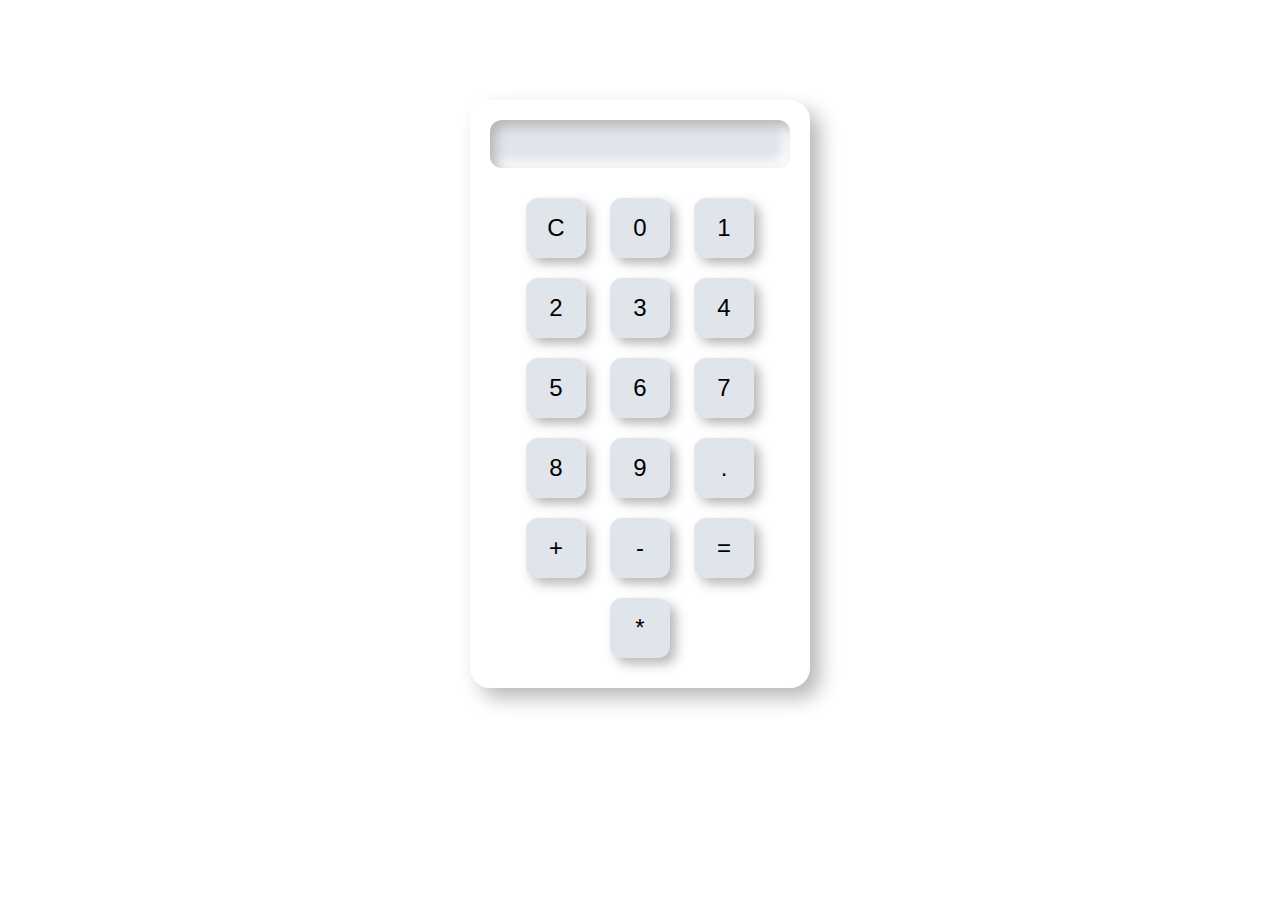
<file: Calculater/index.html>
<!DOCTYPE html>
<html lang="en">
<head>
    <meta charset="UTF-8">
    <meta name="viewport" content="width=device-width, initial-scale=1.0">
    <title>Calculator</title>
    <link rel="stylesheet" href="style.css">
</head>
<body>
    <div class="calculator">
        <input type="text" id="display" disabled>
        <div class="buttons">
            <button onclick="clearDisplay()">C</button>
            <button onclick="appendToDisplay('0')">0</button>
            <button onclick="appendToDisplay('1')">1</button>
            <button onclick="appendToDisplay('2')">2</button>
            <button onclick="appendToDisplay('3')">3</button>
            <button onclick="appendToDisplay('4')">4</button>
            <button onclick="appendToDisplay('5')">5</button>
            <button onclick="appendToDisplay('6')">6</button>
            <button onclick="appendToDisplay('7')">7</button>
            <button onclick="appendToDisplay('8')">8</button>
            <button onclick="appendToDisplay('9')">9</button>
            <button onclick="appendToDisplay('.')">.</button>
            <button onclick="appendToDisplay('+')">+</button>
            <button onclick="appendToDisplay('-')">-</button>
            <button onclick="calculate()">=</button>
            <button onclick="appendToDisplay('*')">*</button>
            

            

        </div>

    </div>
    <script src="main.js"></script>
</body>
</html>
</file>
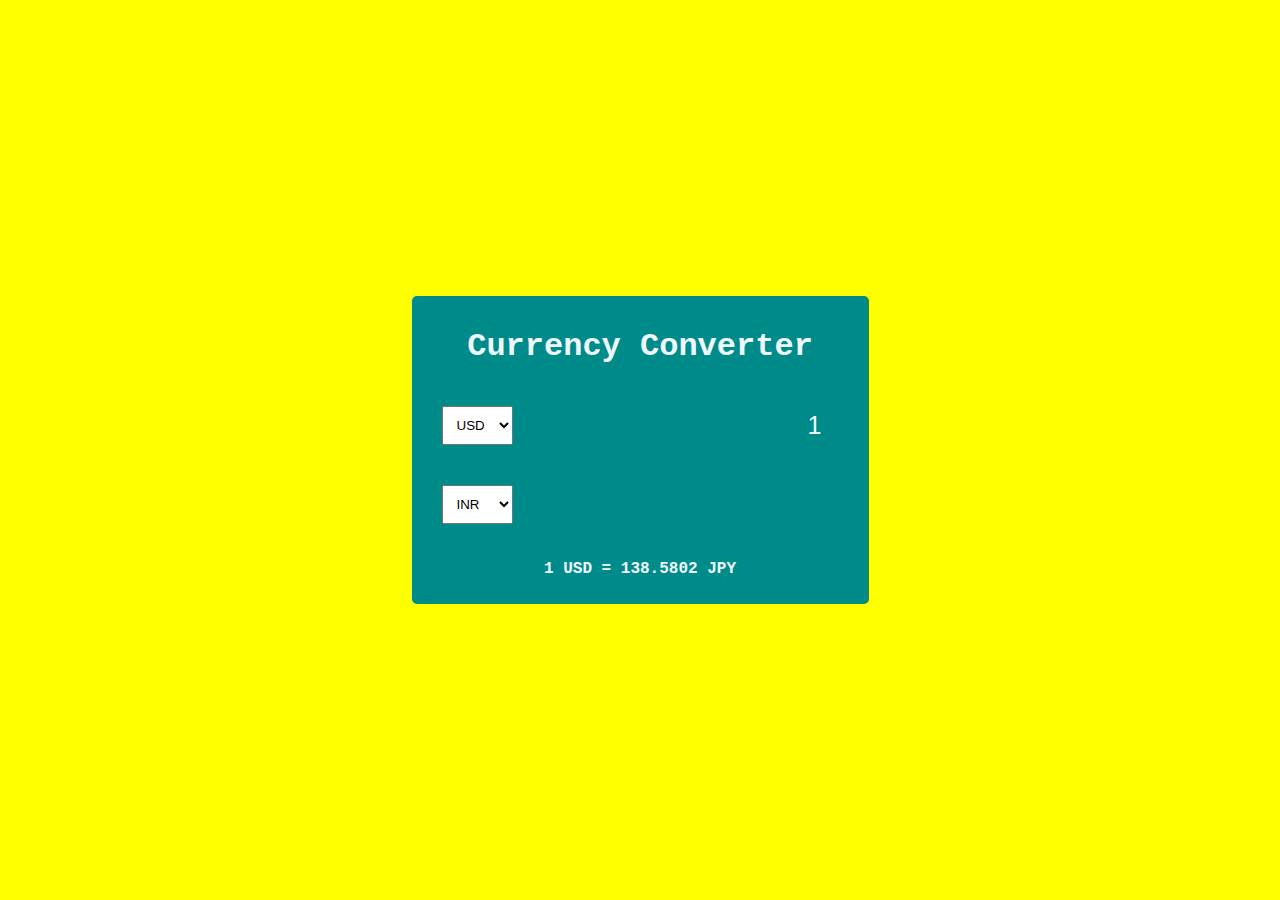
<file: currency-converter/index.html>
<!DOCTYPE html>
<html lang="en">
<head>
    <meta charset="UTF-8">
    <meta http-equiv="X-UA-Compatible" content="IE=edge">
    <meta name="viewport" content="width=device-width, initial-scale=1.0">
    <title>Currency Converter</title>
    <link rel="stylesheet" href="style.css">
</head>
<body>
    <div class="container">
        <h1>Currency Converter</h1>
        <div class="currency-container">
            <select id="currency-first">
                <option value="AUD">AUD</option>
                <option value="CAD">CAD</option>
                <option value="EUR">EUR</option>
                <option value="GBP">GBP</option>
                <option value="INR">INR</option>
                <option value="JPY">JPY</option>
                <option value="USD" selected>USD</option>
            </select>
            <input type="number" id="worth-first" value="1" min="0">
        </div>
        <div class="currency-container">
            <select id="currency-second">
                <option value="AUD">AUD</option>
                <option value="CAD">CAD</option>
                <option value="EUR">EUR</option>
                <option value="GBP">GBP</option>
                <option value="INR" selected>INR</option>
                <option value="JPY">JPY</option>
                <option value="USD">USD</option>
            </select>
            <input type="number" id="worth-second"  disabled>
        </div>
        <p class="exchange-rate" id="exchange-rate">1 USD = 138.5802 JPY</p>
    </div>
    <script src="index.js"></script>
</body>
</html>
</file>
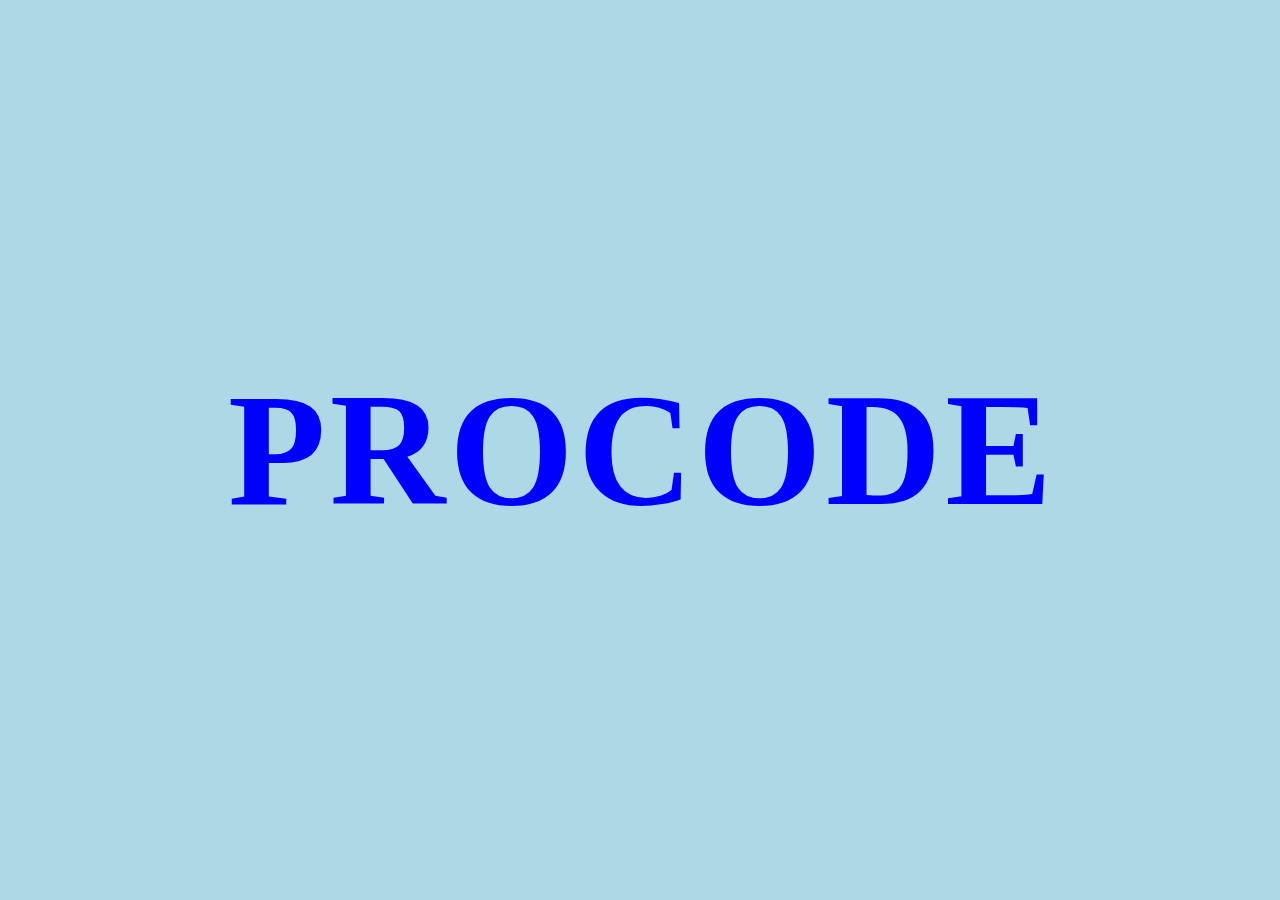
<file: Jumping Letter/index.html>
<!DOCTYPE html>
<html lang="en">

<head>
    <meta charset="UTF-8">
    <meta name="viewport" content="width=device-width, initial-scale=1.0">
    <title>Jumping letter</title>
    <link rel="stylesheet" href="style.css">
</head>

<body>
    <div class="container">
        <span>P</span>
        <span>R</span>
        <span>O</span>
        <span>C</span>
        <span>O</span>
        <span>D</span>
        <span>E</span>
    </div>
    <script src="main.js"></script>
</body>

</html>
</file>
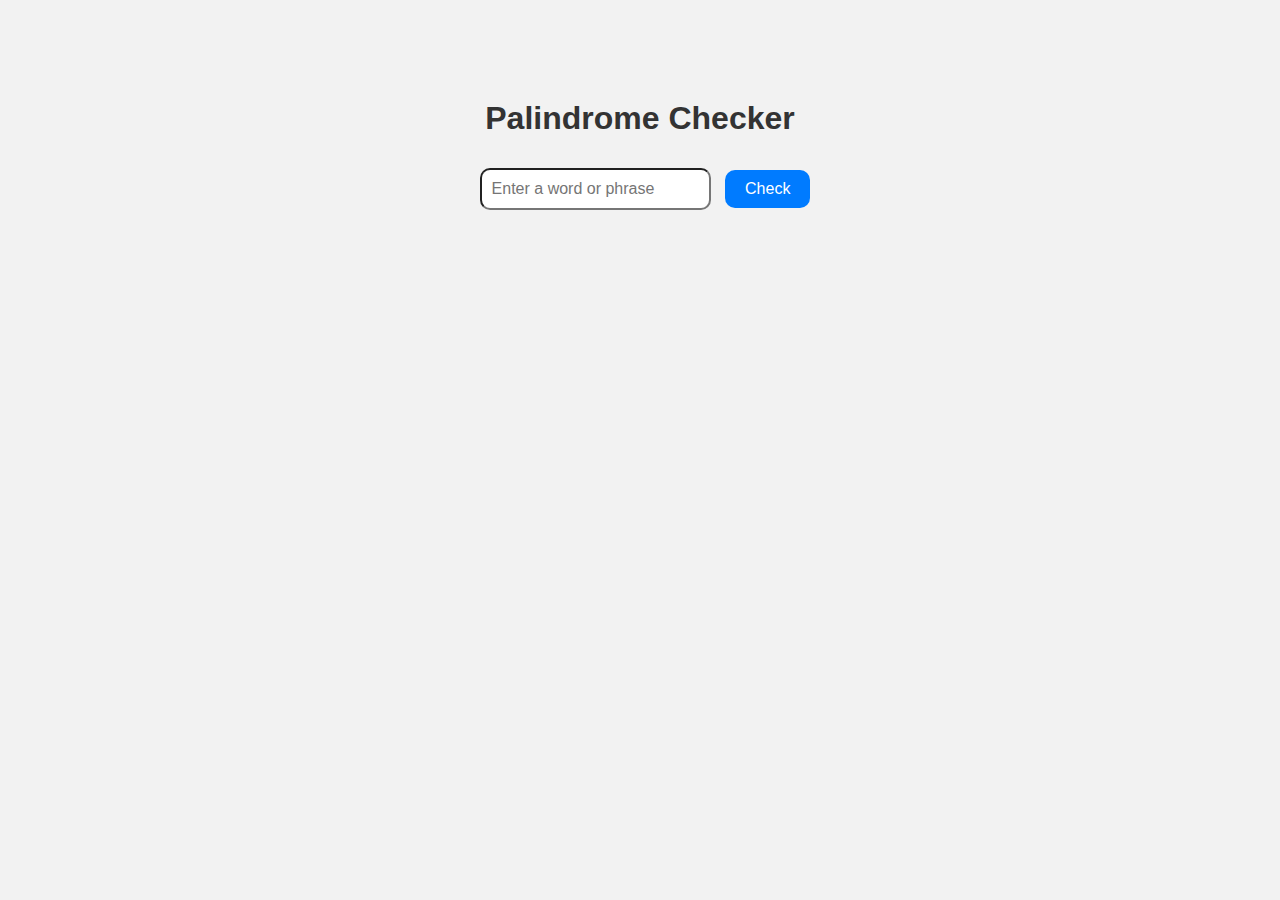
<file: palindrome/index.html>
<!DOCTYPE html>
<html lang="en">
<head>
    <meta charset="UTF-8">
    <meta name="viewport" content="width=device-width, initial-scale=1.0">
    <title>Palindrome</title>
    <link rel="stylesheet" href="style.css">
</head>
<body>
    <div class="container">
    <h1>Palindrome Checker</h1>
    <input type="text" id="inputText" placeholder="Enter a word or phrase">
    <button onclick="checkPalindrome()">Check</button>
    <p id="result"></p>
</div>
    <script src="main.js"></script>
</body>
</html>
</file>
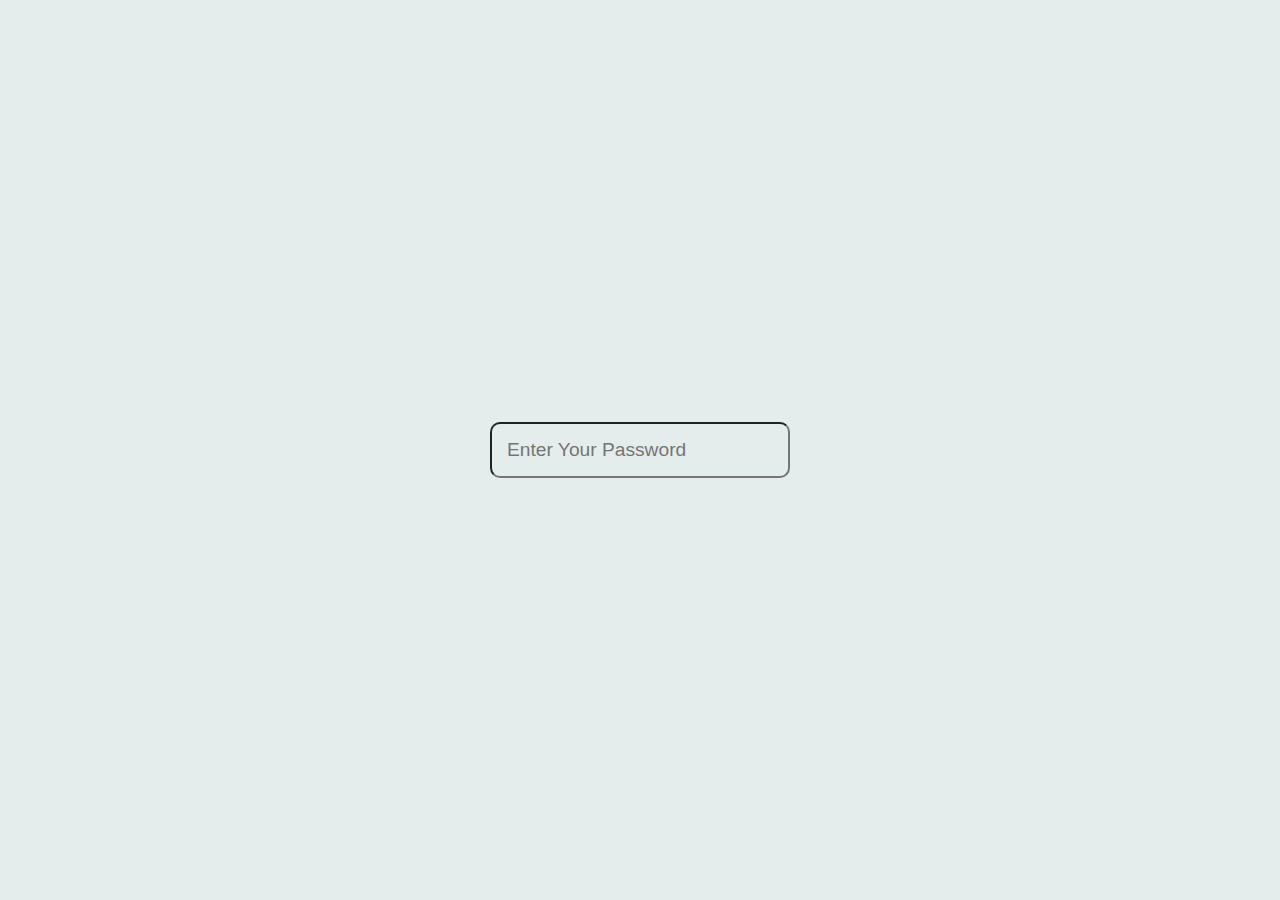
<file: Password-checker/index.html>
<!DOCTYPE html>
<html lang="en">

<head>
    <meta charset="UTF-8">
    <meta name="viewport" content="width=device-width, initial-scale=1.0">
    <title>Password Checker</title>
    <link rel="stylesheet" href="style.css">
</head>

<body>
    <div class="container">
        <div class="input">
            <input type="text" id="password" placeholder="Enter Your Password">
        </div>
        <div class="output">
            <span id="output">

            </span>

        </div>
    </div>
    <script src="main.js"></script>
</body>

</html>
</file>
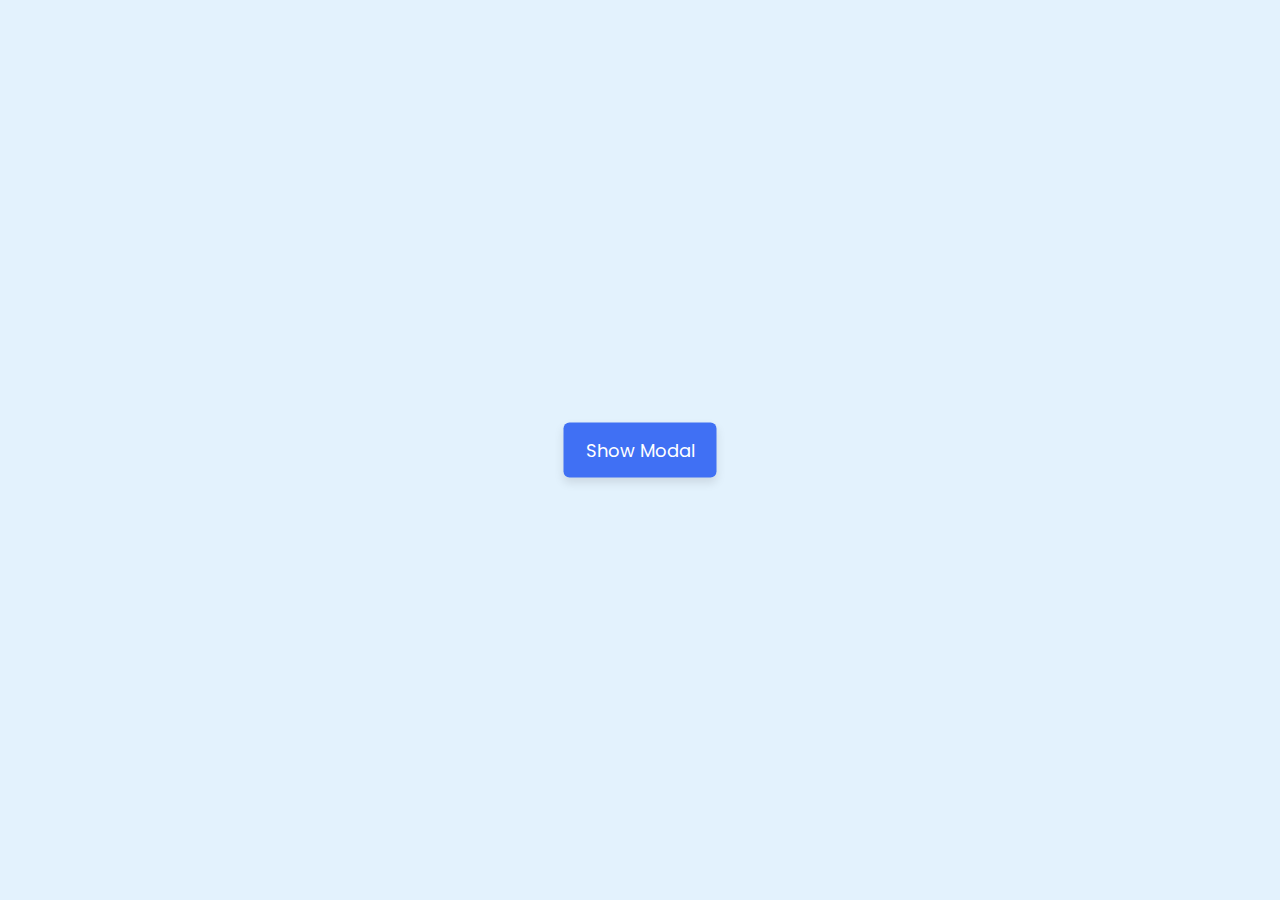
<file: popup box/index.html>
<!DOCTYPE html>
<!-- Coding By CodingNepal - codingnepalweb.com -->
<html lang="en">
  <head>
    <meta charset="UTF-8" />
    <meta http-equiv="X-UA-Compatible" content="IE=edge" />
    <meta name="viewport" content="width=device-width, initial-scale=1.0" />
    <title>Popup Modal Box</title>
    <!-- CSS -->
    <link rel="stylesheet" href="style.css" />
    <!-- Fontawesome CDN Link -->
    <link rel="stylesheet" href="https://cdnjs.cloudflare.com/ajax/libs/font-awesome/6.2.0/css/all.min.css"/>
  </head>
  <body>
    <section>
      <button class="show-modal">Show Modal</button>
      <span class="overlay"></span>

      <div class="modal-box">
        <i class="fa-regular fa-circle-check"></i>
        <h2>Completed</h2>
        <h3>You have sucessfully downloaded all the source code files.</h3>

        <div class="buttons">
          <button class="close-btn">Ok, Close</button>
          <button>Open File</button>
        </div>
      </div>
    </section>

    <script src="main.js">
      
    </script>
  </body>
</html>
</file>
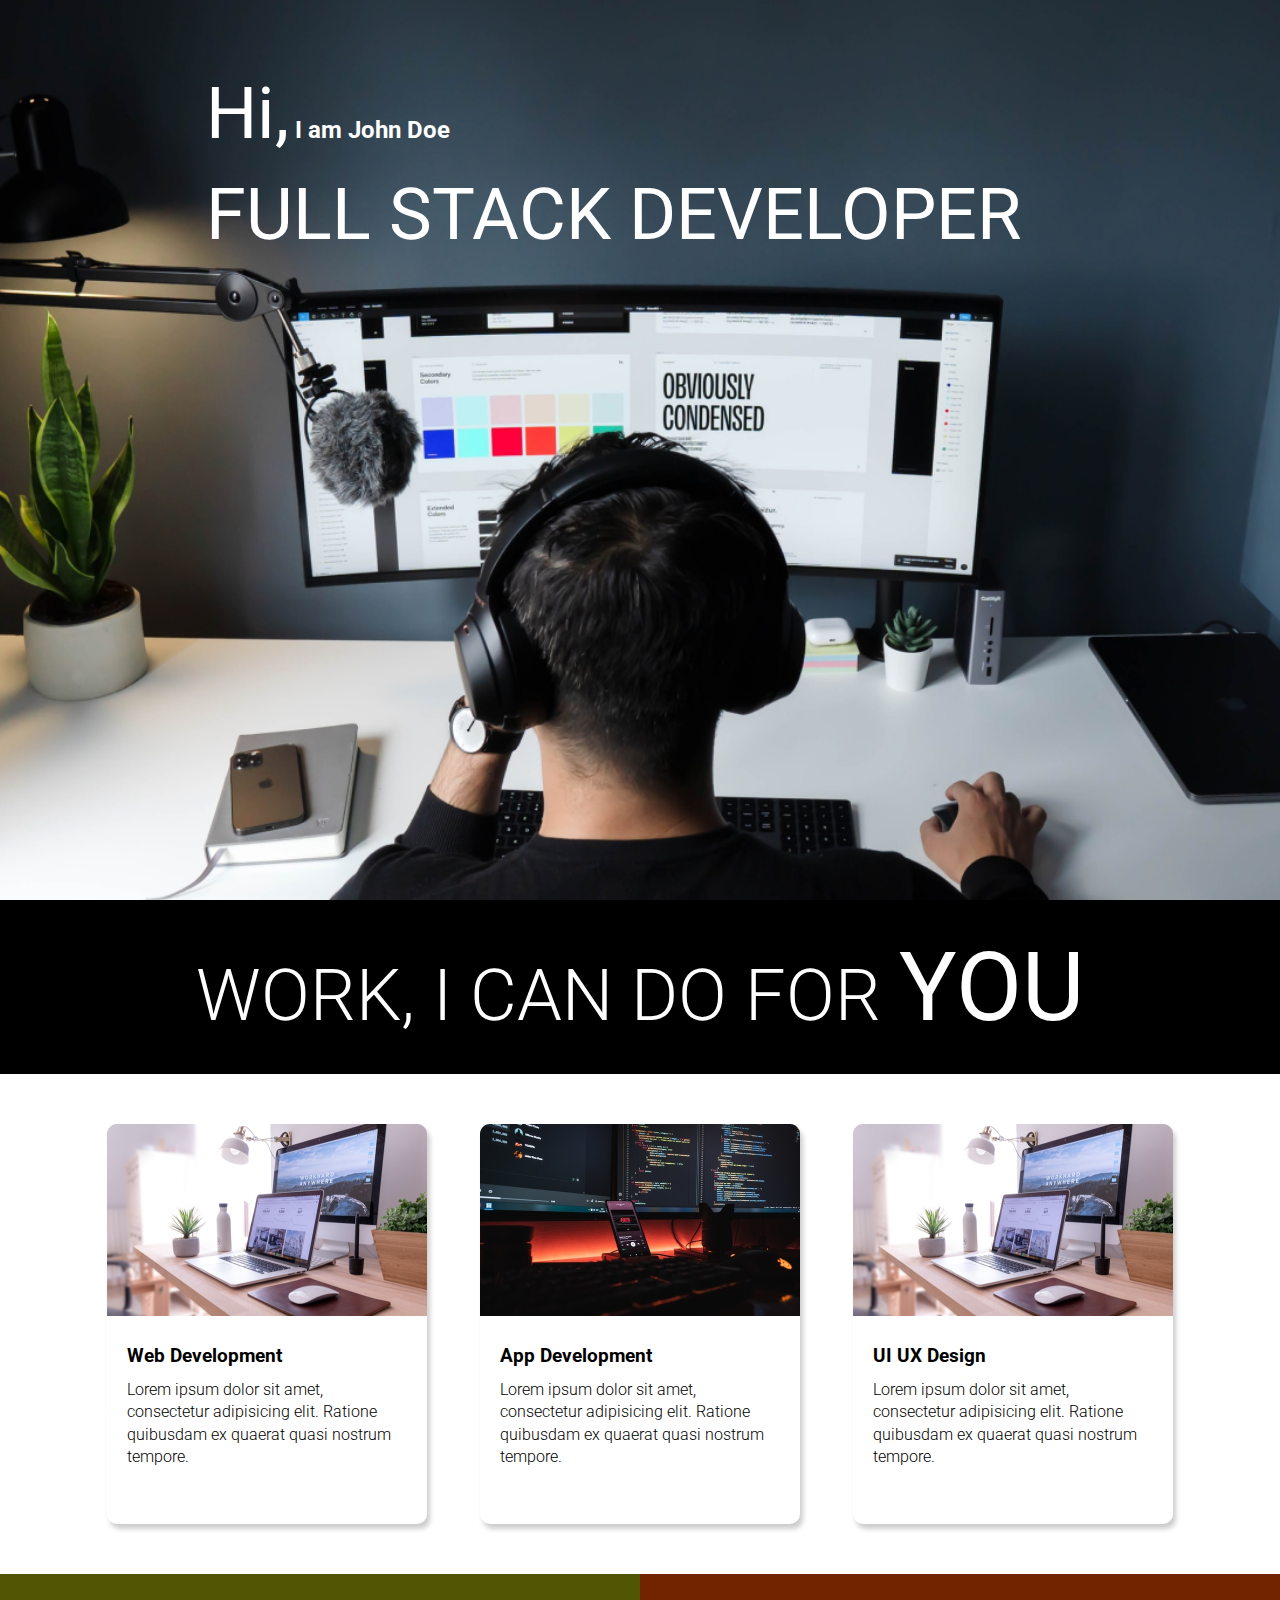
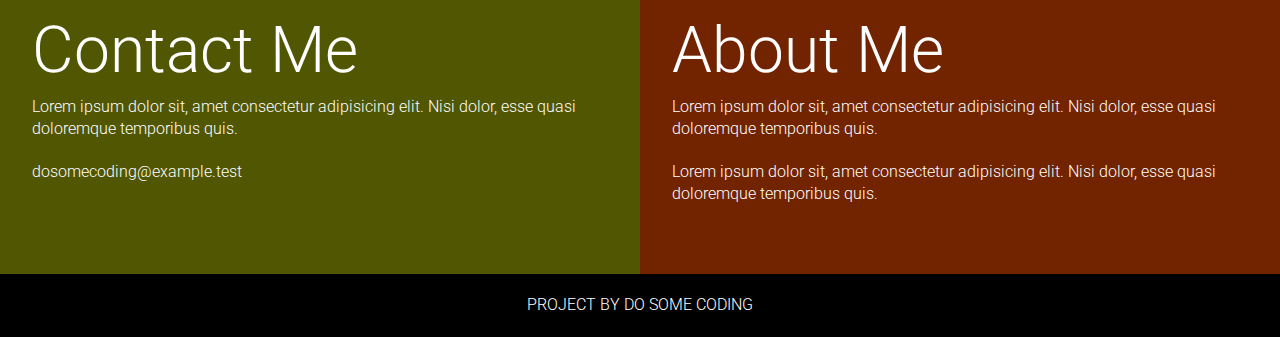
<file: Project 4/index.html>
<!DOCTYPE html>
<html lang="en">
  <head>
    <meta charset="UTF-8" />
    <meta http-equiv="X-UA-Compatible" content="IE=edge" />
    <meta name="viewport" content="width=device-width, initial-scale=1.0" />
    <title>Developer | Landing Page</title>
    <link rel="stylesheet" href="style.css" />
  </head>
  <body>
    <section class="hero_section">
      <div class="text_container">
        <h2><span class="lg_text">Hi,</span> I am John Doe</h2>
        <h1 class="lg_text">FULL STACK DEVELOPER</h1>
      </div>
    </section>
    <section class="black_box">
      <h2>WORK, I CAN DO FOR <span>YOU</span></h2>
    </section>
    <section class="work">
      <div class="grid_item">
        <div class="card">
          <div class="image_container">
            <img src="images/web.png" alt="web development" />
          </div>
          <div class="card_content">
            <h3>Web Development</h3>
            <p>
              Lorem ipsum dolor sit amet, consectetur adipisicing elit. Ratione
              quibusdam ex quaerat quasi nostrum tempore.
            </p>
          </div>
        </div>
      </div>
      <div class="grid_item">
        <div class="card">
          <div class="image_container">
            <img src="images/mobile.png" alt="app development" />
          </div>
          <div class="card_content">
            <h3>App Development</h3>
            <p>
              Lorem ipsum dolor sit amet, consectetur adipisicing elit. Ratione
              quibusdam ex quaerat quasi nostrum tempore.
            </p>
          </div>
        </div>
      </div>
      <div class="grid_item">
        <div class="card">
          <div class="image_container">
            <img src="images/web.png" alt="web development" />
          </div>
          <div class="card_content">
            <h3>UI UX Design</h3>
            <p>
              Lorem ipsum dolor sit amet, consectetur adipisicing elit. Ratione
              quibusdam ex quaerat quasi nostrum tempore.
            </p>
          </div>
        </div>
      </div>
    </section>
    <section class="bottom_section">
      <div class="contact">
        <h2>Contact Me</h2>
        <p>
          Lorem ipsum dolor sit, amet consectetur adipisicing elit. Nisi dolor,
          esse quasi doloremque temporibus quis.
        </p>
        <p>dosomecoding@example.test</p>
      </div>
      <div class="about">
        <h2>About Me</h2>

        <p>
          Lorem ipsum dolor sit, amet consectetur adipisicing elit. Nisi dolor,
          esse quasi doloremque temporibus quis.
        </p>
        <p>
          Lorem ipsum dolor sit, amet consectetur adipisicing elit. Nisi dolor,
          esse quasi doloremque temporibus quis.
        </p>
      </div>
    </section>
    <footer>Project By do some coding</footer>
  </body>
</html>
</file>
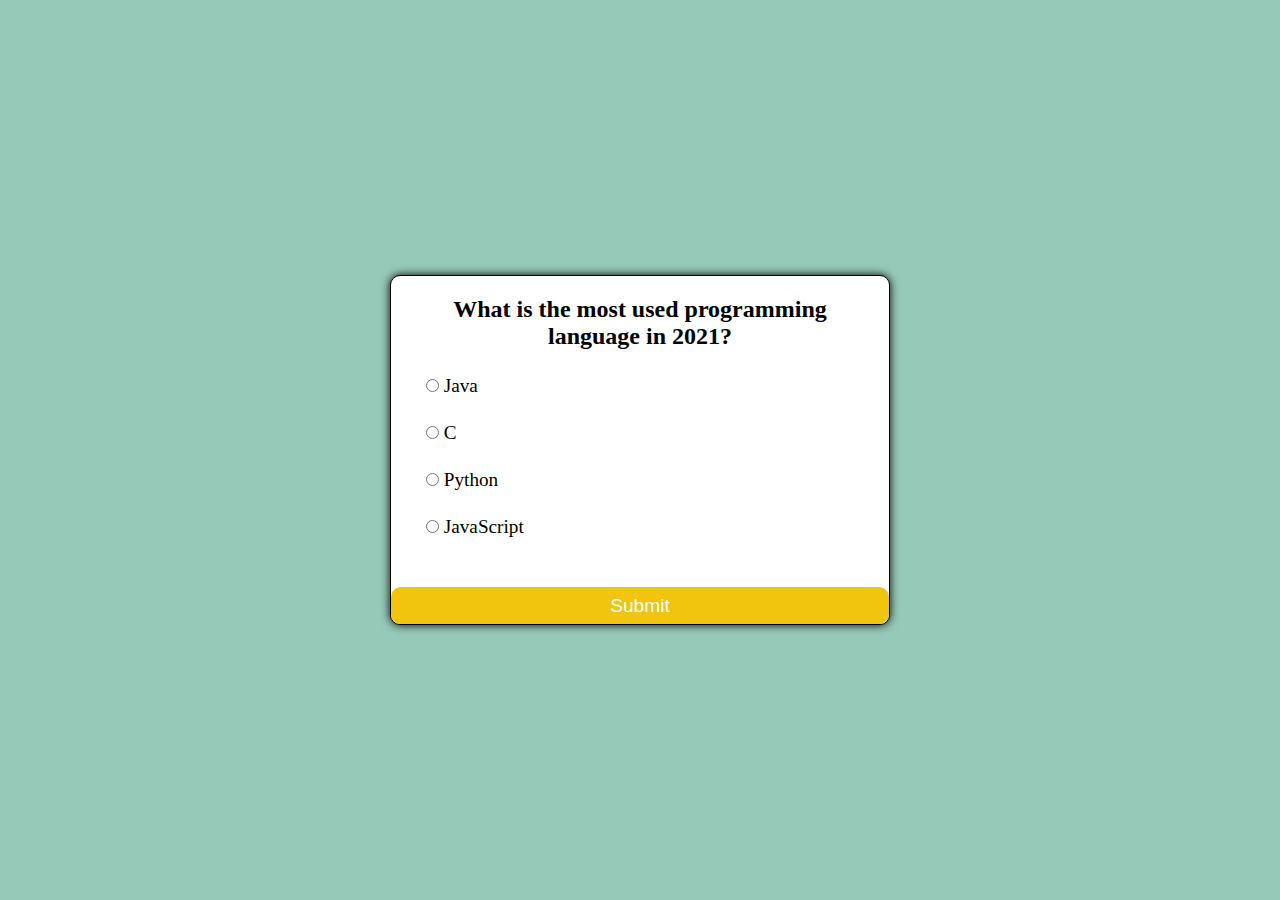
<file: Quiz App/index.html>
<!DOCTYPE html>
<html lang="en">

<head>
    <meta charset="UTF-8">
    <meta name="viewport" content="width=device-width, initial-scale=1.0">
    <title>Quiz App</title>
    <link rel="stylesheet" href="style.css">
</head>

<body>
    <div class="quiz-container">
        <h2 id="quiz-question">Question tag</h2>
        <ul>
            <li>
                <input type="radio" class="answer" id="option-a" name="quiz-option">
                <label for="option-a" id="text_option_a">Option a</label>
            </li>
            <li>
                <input type="radio" class="answer" id="option-b" name="quiz-option">
                <label for="option-b" id="text_option_b">Option b</label>
            </li>
            <li>
                <input type="radio" class="answer" id="option-c" name="quiz-option">
                <label for="option-c" id="text_option_c">Option c</label>
            </li>
            <li>
                <input type="radio" class="answer" id="option-d" name="quiz-option">
                <label for="option-d" id="text_option_d">Option d</label>
            </li>
        </ul>
        <button id="submit">Submit</button>
    </div>
    <script src="main.js"></script>
</body>

</html>
</file>
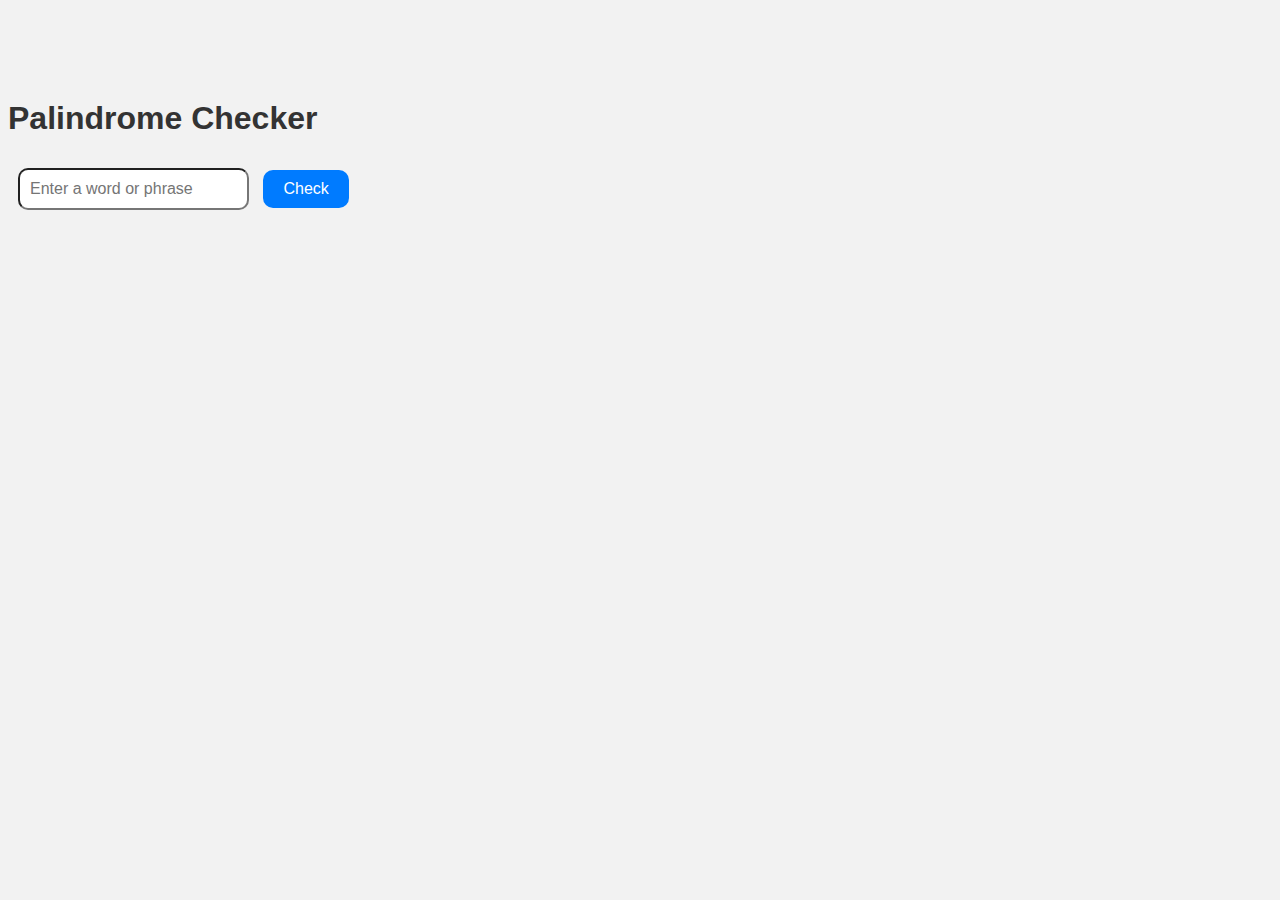
<file: Calculater/palindrome_checker/index.html>
<!DOCTYPE html>
<html lang="en">
<head>
    <meta charset="UTF-8">
    <meta name="viewport" content="width=device-width, initial-scale=1.0">
    <title>Palindrome</title>
    <link rel="stylesheet" href="style.css">
</head>
<body>
    <div class="container">
        <h1>Palindrome Checker</h1>
        <input type="text" id="inputText" placeholder="Enter a word or phrase">
        <button onclick="CheckPalindrome()">Check</button>
        <p id="Result"></p>
    </div>
    <script src="main.js"></script>
</body>
</html>
</file>
<file: Calculater/style.css>
.calculator{
    width: 300px;
    margin: 100px auto;
    text-align: center;
    background-color: white;
    border-radius: 20px;
    padding: 20px;
    box-shadow: 10px 10px 20px #b8b8b8,-10px -10px 20px #ffffff;
    
    
}

input[type="text"] {
    width: calc(100% - 20px);
    padding: 10px;
    margin-bottom: 20px;
    font-size: 24px;
    border: none;
    background-color: #e0e5ec;
    box-shadow: inset 6px 6px 12px #b8b8b8, inset -6px -6px 12px #ffffff;
    border-radius: 12px;
}

.buttons button {
    width: 60px;
    height: 60px;
    margin: 10px;
    font-size: 24px;
    border: none;
    background-color: #e0e5ec;
    box-shadow: 6px 6px 12px #b8b8b8, -6px -6px 12px #ffffff;
    border-radius: 12px;
    cursor: pointer;
}

.buttons button:active {
    box-shadow: inset 4px 4px 8px #b8b8b8, inset -4px -4px 8px #ffffff;
}

.buttons button:hover {
    background-color: #d5dbe3;
}
</file>
<file: currency-converter/style.css>
body{
    background-color: yellow;
    display: flex;
    height: 100vh;
    justify-content: center;
    align-items: center;
    font-family: 'Courier New', Courier, monospace;
    margin: 0;
    padding: 0;
}

.container{
    background-color: darkcyan;
    color: aliceblue;
    padding: 10px;
    border-radius: 5px;
    text-align: center;
}


.currency-container{
    padding: 20px;
    display: flex;
    justify-content: space-between;
}

.currency-container select{
    padding: 10px;
}

.currency-container input{
    border: 0;
    background: transparent;
    font-size: 25px;
    text-align: right;
    color: aliceblue;
}

.exchange-rate{
    font-size: 16px;
    font-weight: 600;
}

select:focus,
input:focus{
    outline: 0;
}
</file>
<file: Jumping Letter/style.css>
* {
  padding: 0;
  margin: 0;
  box-sizing: border-box;
}

body {
  display: flex;
  background-color: lightblue;
  justify-content: center;
  align-items: center;
  height: 100vh;
}

.container {
  cursor: pointer;
}

span {
  font-size: 10rem;
  color: blue;
  font-weight: bolder;
  line-height: 1;
  display: inline-block;
}

span.active {
  animation: jump 2s ease-in-out;
}

@keyframes jump {
  0% {
    transform: translateY(0, 0) rotate(180deg);
  }
  100% {
    transform: scale(2.5) translate(0, -150px);
  }
}
</file>
<file: palindrome/style.css>
body {
    font-family: Arial, sans-serif;
    background-color: #f2f2f2;
}

.container {
    text-align: center;
    margin-top: 100px;
}

h1 {
    color: #333;
}

input[type="text"] {
    padding: 10px;
    font-size: 16px;
    margin: 10px;
    border-radius: 10px;
}

button {
    padding: 10px 20px;
    font-size: 16px;
    background-color: #007bff;
    color: white;
    border: none;
    border-radius: 10px;
    cursor: pointer;
}

button:hover {
    background-color: #0056b3;
}

#result {
    margin-top: 20px;
    font-size: 18px;
}
</file>
<file: Password-checker/style.css>
* {
  padding: 0;
  margin: 0;
  box-sizing: border-box;
}

body {
  background-color: rgb(228, 237, 236);
  align-items: center;
  justify-content: center;
  display: flex;
  height: 100vh;
}

#password {
  width: 300px;
  padding: 15px;
  font-size: 1.2rem;
  background-color: rgb(228, 237, 236);
  border-radius: 10px;
}

#password:focus {
  outline: none;
}
</file>
<file: popup box/style.css>
/* Google Fonts - Poppins */
@import url("https://fonts.googleapis.com/css2?family=Poppins:wght@300;400;500;600&display=swap");

* {
  margin: 0;
  padding: 0;
  box-sizing: border-box;
  font-family: "Poppins", sans-serif;
}
section {
  position: fixed;
  height: 100%;
  width: 100%;
  background: #e3f2fd;
}
button {
  font-size: 18px;
  font-weight: 400;
  color: #fff;
  padding: 14px 22px;
  border: none;
  background: #4070f4;
  border-radius: 6px;
  cursor: pointer;
}
button:hover {
  background-color: #265df2;
}
button.show-modal,
.modal-box {
  position: fixed;
  left: 50%;
  top: 50%;
  transform: translate(-50%, -50%);
  box-shadow: 0 5px 10px rgba(0, 0, 0, 0.1);
}
section.active .show-modal {
  display: none;
}
.overlay {
  position: fixed;
  height: 100%;
  width: 100%;
  background: rgba(0, 0, 0, 0.3);
  opacity: 0;
  pointer-events: none;
}
section.active .overlay {
  opacity: 1;
  pointer-events: auto;
}
.modal-box {
  display: flex;
  flex-direction: column;
  align-items: center;
  max-width: 380px;
  width: 100%;
  padding: 30px 20px;
  border-radius: 24px;
  background-color: #fff;
  opacity: 0;
  pointer-events: none;
  transition: all 0.3s ease;
  transform: translate(-50%, -50%) scale(1.2);
}
section.active .modal-box {
  opacity: 1;
  pointer-events: auto;
  transform: translate(-50%, -50%) scale(1);
}
.modal-box i {
  font-size: 70px;
  color: #4070f4;
}
.modal-box h2 {
  margin-top: 20px;
  font-size: 25px;
  font-weight: 500;
  color: #333;
}
.modal-box h3 {
  font-size: 16px;
  font-weight: 400;
  color: #333;
  text-align: center;
}
.modal-box .buttons {
  margin-top: 25px;
}
.modal-box button {
  font-size: 14px;
  padding: 6px 12px;
  margin: 0 10px;
}
</file>
<file: Project 4/style.css>
@import url("https://fonts.googleapis.com/css2?family=Roboto:ital,wght@0,100;0,300;0,400;0,500;0,700;0,900;1,100;1,300;1,400;1,500;1,700;1,900&display=swap");
* {
  margin: 0;
  padding: 0;
  box-sizing: border-box;
}

html,
body {
  line-height: 1.4;
  font-weight: 300;
  font-family: "Roboto", sans-serif;
}

.hero_section {
  background-image: url(images/developer.png);
  min-height: 100vh;
  background-position: center;
  background-size: cover;
  background-repeat: no-repeat;
}
.text_container {
  color: white;
  max-width: 900px;
  margin: 0 auto;
  padding-top: 64px;
  padding-left: 16px;
}
.lg_text {
  font-size: 72px;
  font-weight: 400;
}
.black_box {
  background-color: #000;
  padding: 20px;
}
.black_box h2 {
  font-size: 72px;
  color: white;
  text-align: center;
  font-weight: 300;
}

.black_box h2 span {
  font-weight: 400;
  font-size: 96px;
}
.work {
  display: grid;
  gap: 20px;
  grid-template-columns: repeat(auto-fit, minmax(320px, 1fr));

  max-width: 1100px;
  margin: 50px auto;
}
.grid_item {
  display: flex;
  justify-content: center;
  align-items: center;
}
.card {
  max-width: 320px;
  height: 400px;
  border-radius: 10px;
  box-shadow: 3px 5px 5px rgba(1, 1, 1, 0.2);
  transition: 0.2s ease-in-out;
}
.card:hover {
  transform: scale(1.04);
  box-shadow: 3px 5px 5px rgba(1, 1, 1, 0.3);
  transition: 0.2s ease-in-out;
}
.card_content {
  padding: 20px;
}
.card_content h3 {
  margin-bottom: 10px;
}
.bottom_section {
  display: flex;
}
.contact {
  background-color: #515603;
}
.about {
  background-color: #722300;
}

.contact,
.about {
  min-height: 300px;
  padding: 32px;
  color: white;
}
.about h2,
.contact h2 {
  font-size: 64px;
  font-weight: 300;
}
.about p,
.contact p {
  margin-bottom: 20px;
}

footer {
  text-align: center;
  text-transform: uppercase;
  background-color: #000;
  padding: 20px;
  color: white;
}
@media (max-width: 786px) {
  .hero_section {
    min-height: 50vh;
  }
  .text_container {
    padding: 10px 0;
    text-align: center;
  }
  .lg_text {
    font-size: 32px;
  }
  .black_box h2 {
    font-size: 24px;
  }
  .black_box h2 span {
    font-weight: 400;
    font-size: 32px;
  }
  .bottom_section {
    flex-direction: column;
  }
  h1 {
    font-size: 32px;
  }
  .about h2,
  .contact h2 {
    font-size: 32px;
  }
}
</file>
<file: Quiz App/style.css>
*{
    padding: 0;
    margin: 0;
    box-sizing: border-box;
}

body{
    display: flex;
    align-items: center;
justify-content: center;
    height: 100vh;
    background-color: rgb(151, 201, 185)
}

.quiz-container{
    border: 1px solid black;
    border-radius: 10px;
    box-shadow: 0 0 10px black;
    width: 500px;
    height: 350px;
    background-color: #fff;
    position: relative;
    

}

#quiz-question{
    font-size: 1.5rem;
    padding: 20px;
    text-align: center;

    
}

ul{
    list-style: none;
    
    margin-left: 30px;
}

li{
    font-size: 1.2rem;
    margin-bottom: 15px;
    padding: 5px;
    cursor: pointer;

}

#submit{
    background-color: #f1c40e;
    border: none;
    color: white;
    font-size: 1.2rem;
    display: block;
    width: 100%;
    position: absolute;
    bottom: 0;
    left: 0;
    padding: 7.5px;
    border-radius: 10px;

}

#submit:hover{
    background-color: rgb(151, 201, 185);
    cursor: pointer;
}
</file>
<file: Calculater/palindrome_checker/style.css>
body{
    font-family: Arial,  sans-serif;
    background-color: #f2f2f2;
}

.container{
    align-items: center;
    margin-top: 100px;
}

h1{
    color: #333;
}

input[type="text"]{

padding: 10px;
font-size: 16px;
margin: 10px;
border-radius: 10PX;


}

button{
    padding: 10px 20px;
    font-size: 16px;
    background-color: #007bff;
    color: #ffffff;
    border: none;
    cursor: pointer;
    border-radius: 10PX;
}

button:hover{
    background-color: #0056b3;
}

#result{
    margin-top: 20px;
    font-size: 20px;
}
</file>
